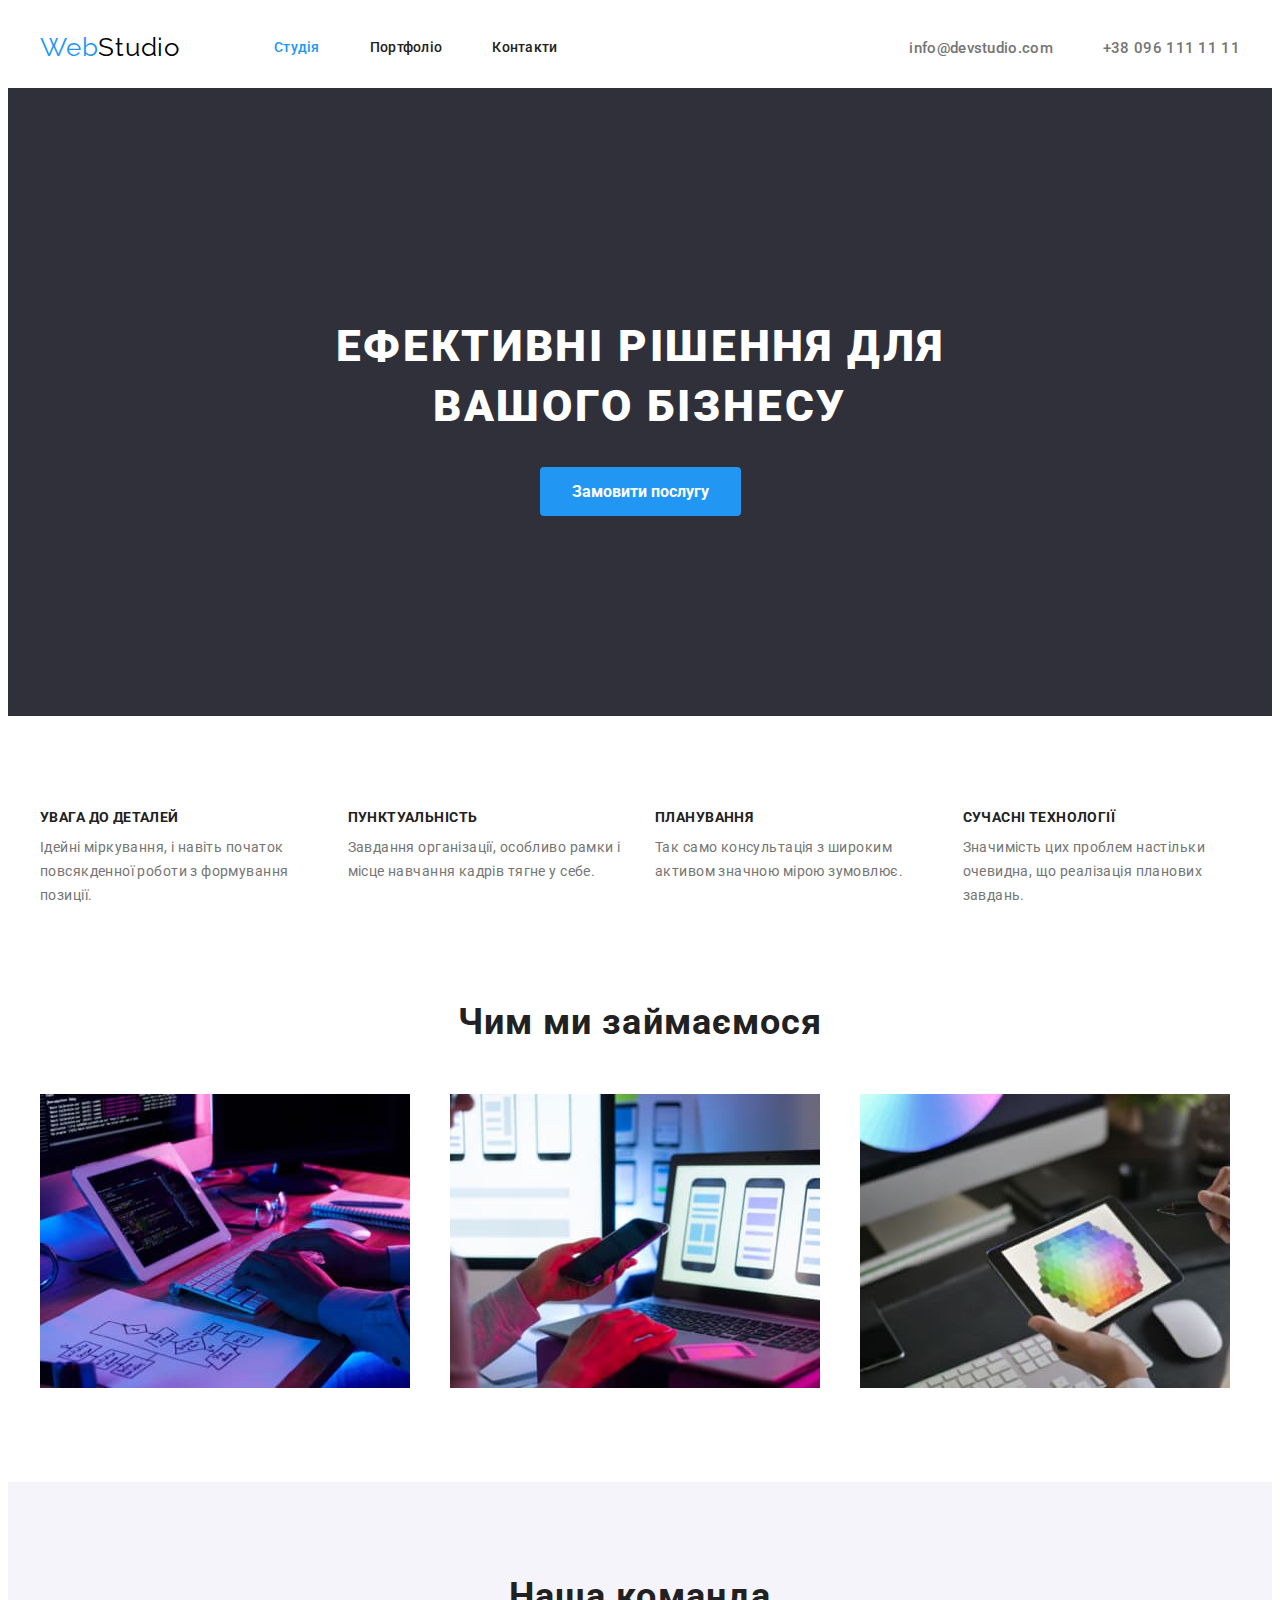
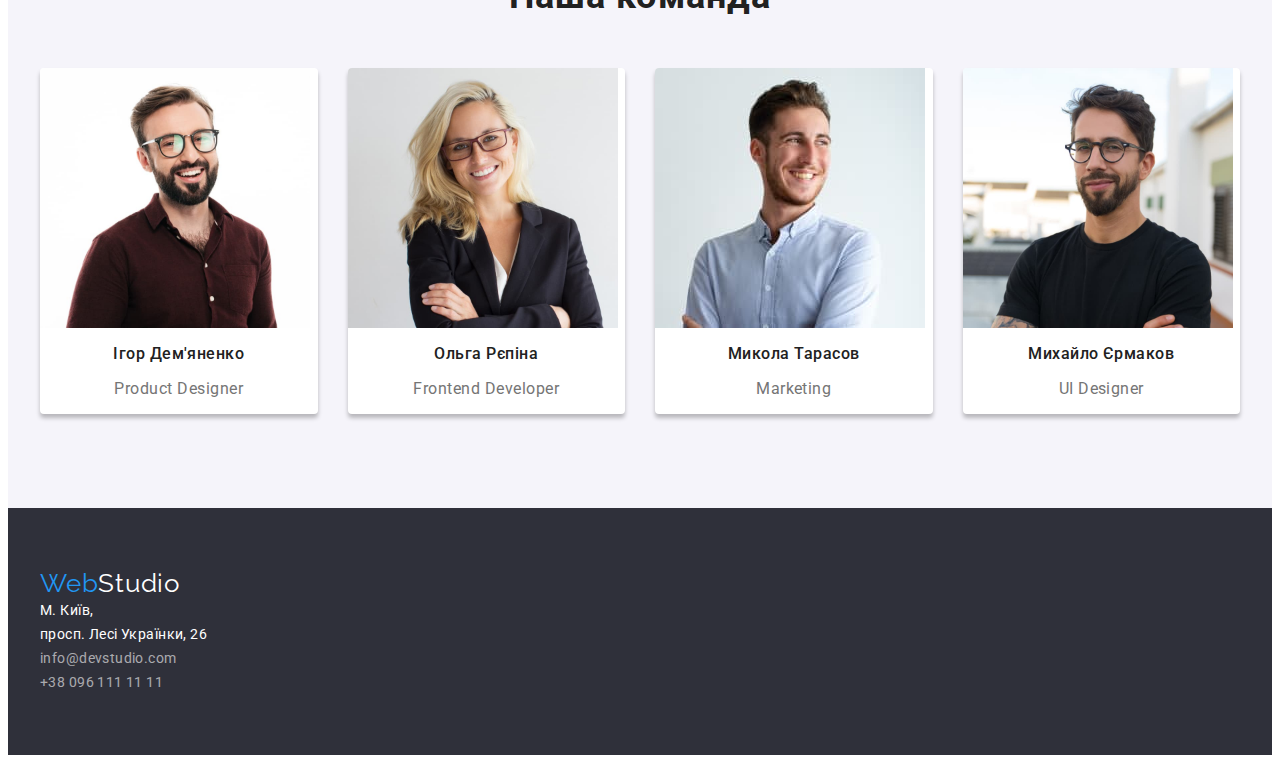
<file: index.html>
<!DOCTYPE html>
<html lang="uk">
  <head>
    <meta charset="utf-8" />
    <meta name="домашне завдання 3" content="device-width, initial-scale=1.0" />
    <title>WebStudio</title>
    <link
      href="https://fonts.googleapis.com/css2?family=Raleway:wght@700&family=Roboto:wght@400;500;700;900&display=swap"
      rel="stylesheet"
    />
    <link
      rel="stylesheet"
      href="https://cdnjs.cloudflare.com/ajax/libs/modern-normalize/1.1.0/modern-normalize.min.css"
      integrity="sha512-wpPYUAdjBVSE4KJnH1VR1HeZfpl1ub8YT/NKx4PuQ5NmX2tKuGu6U/JRp5y+Y8XG2tV+wKQpNHVUX03MfMFn9Q=="
      crossorigin="anonymous"
      referrerpolicy="no-referrer"
    />
    <link rel="stylesheet" href="./mystyles/styles.css" />
  </head>
  <body>
    <!-- шапка сайту -->
    <header>
      <div class="container">
        <div class="flex-container">
          <a href="index.html" class="logo"
            >Web<span style="color: #000">Studio</span></a
          >
          <nav>
            <ul class="site-nav list">
              <li class="item">
                <a href="index.html" class="link current">Студія</a>
              </li>
              <li class="item">
                <a href="portfolio.html" class="link">Портфоліо</a>
              </li>
              <li class="item"><a href="" class="link">Контакти</a></li>
            </ul>
          </nav>
          <ul class="header-address list">
            <li class="item">
              <a href="mailto:info@devstudio.com" class="link"
                >info@devstudio.com</a
              >
            </li>
            <li class="item">
              <a href="tel:+380961111111" class="link">+38 096 111 11 11</a>
            </li>
          </ul>
        </div>
      </div>
    </header>
    <main>
      <!-- hero section -->
      <section class="hero">
        <h1 class="hero-title">ЕФЕКТИВНІ РІШЕННЯ ДЛЯ<br />ВАШОГО БІЗНЕСУ</h1>
        <button>Замовити послугу</button>
      </section>
      <!-- why we section -->
      <section class="why-we container section">
        <h2 class="visually-hidden">Наші переваги</h2>
        <ul class="list flex-container">
          <li class="item">
            <h3>УВАГА ДО ДЕТАЛЕЙ</h3>
            <p>
              Ідейні міркування, і навіть початок повсякденної роботи з
              формування позиції.
            </p>
          </li>
          <li class="item">
            <h3>ПУНКТУАЛЬНІСТЬ</h3>
            <p>
              Завдання організації, особливо рамки і місце навчання кадрів тягне
              у себе.
            </p>
          </li>
          <li class="item">
            <h3>ПЛАНУВАННЯ</h3>
            <p>
              Так само консультація з широким активом значною мірою зумовлює.
            </p>
          </li>
          <li class="item">
            <h3>СУЧАСНІ ТЕХНОЛОГІЇ</h3>
            <p>
              Значимість цих проблем настільки очевидна, що реалізація планових
              завдань.
            </p>
          </li>
        </ul>
      </section>
      <!-- what we do section-->
      <section class="what-we-do container section">
        <h2>Чим ми займаємося</h2>
        <ul class="list flex-container">
          <li class="item">
            <img
              src="./images/what-we-do-1.jpg"
              alt="Фото комп'ютера"
              width="370"
              height="274"
            />
          </li>
          <li class="item">
            <img
              src="./images/what-we-do-2.jpg"
              alt="Сучасні технології"
              width="370"
              height="274"
            />
          </li>
          <li class="item">
            <img
              src="./images/what-we-do-3.jpg"
              alt="Айтішник за роботою"
              width="370"
              height="274"
            />
          </li>
        </ul>
      </section>
      <!-- who are we section-->
      <section class="who-we-are">
        <div class="container section">
          <h2>Наша команда</h2>
          <ul class="list flex-container">
            <li class="team-member item">
              <img
                src="./images/igor-1.jpg"
                alt="Ігор Дем'яненко"
                width="270"
                height="260"
              />
              <h3>Ігор Дем'яненко</h3>
              <p lang="en">Product Designer</p>
            </li>
            <li class="team-member item">
              <img
                src="./images/olga-2.jpg"
                alt="Ольга Рєпіна"
                width="270"
                height="260"
              />
              <h3>Ольга Рєпіна</h3>
              <p lang="en">Frontend Developer</p>
            </li>
            <li class="team-member item">
              <img
                src="./images/mykola-3.jpg"
                alt="Микола Тарасов"
                width="270"
                height="260"
              />
              <h3>Микола Тарасов</h3>
              <p lang="en">Marketing</p>
            </li>
            <li class="team-member item">
              <img
                src="./images/mykhailo-4.jpg"
                alt="Михайло Єрмаков"
                width="270"
                height="260"
              />
              <h3>Михайло Єрмаков</h3>
              <p lang="en">UI Designer</p>
            </li>
          </ul>
        </div>
      </section>
    </main>
    <!-- footer -->
    <footer>
      <div class="container">
        <a href="index.html" class="logo"
          >Web<span style="color: #fff">Studio</span></a
        >
        <ul class="bottom-address list">
          <li>
            <a
              href="https://goo.gl/maps/deZjhRoP4em1tksg8"
              target="_blank"
              rel="noopener noreferrer nofollow"
              class="link"
              >М. Київ,<br />просп. Лесі Українки, 26</a
            >
          </li>
          <li>
            <a href="mailto:info@devstudio.com" class="link">
              <span style="color: rgba(255, 255, 255, 0.6)"
                >info@devstudio.com</span
              ></a
            >
          </li>
          <li>
            <a href="tel:+380961111111" class="link">
              <span style="color: rgba(255, 255, 255, 0.6)"
                >+38 096 111 11 11</span
              ></a
            >
          </li>
        </ul>
      </div>
    </footer>
  </body>
</html>
</file>
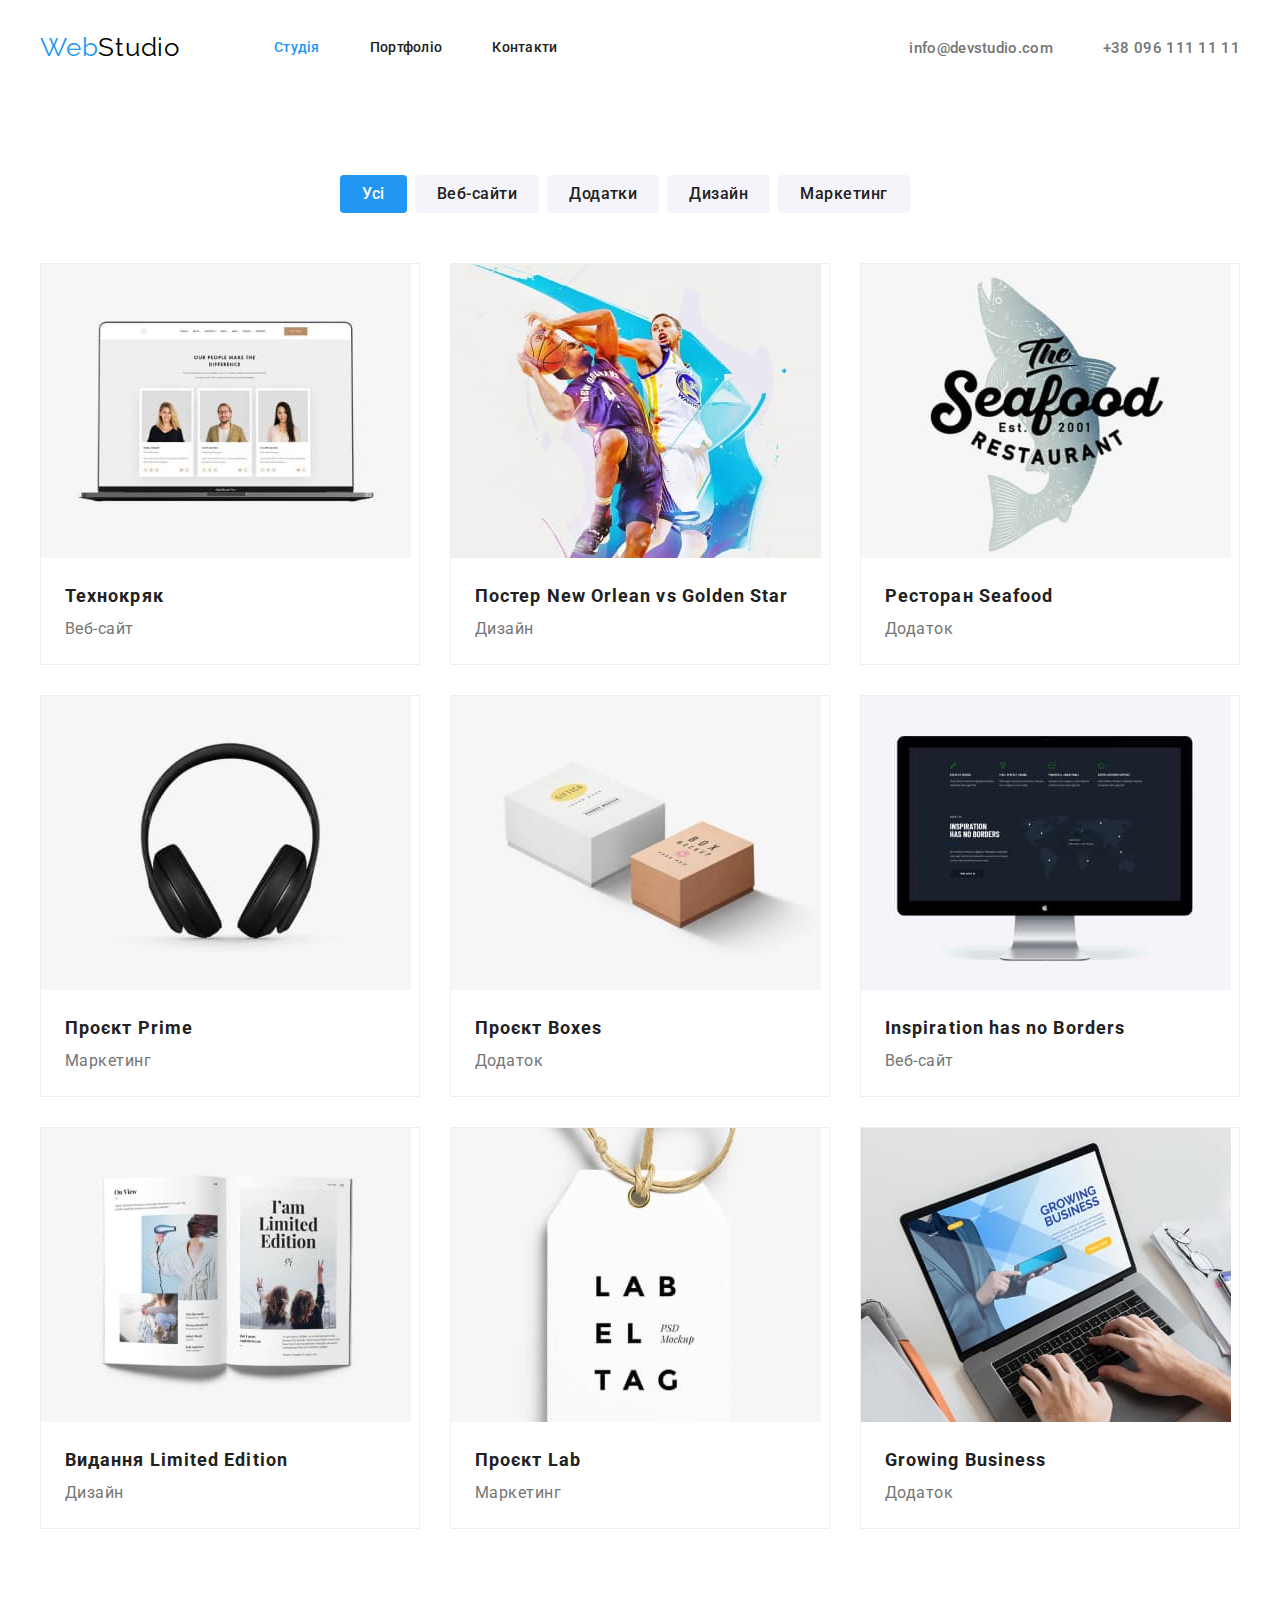
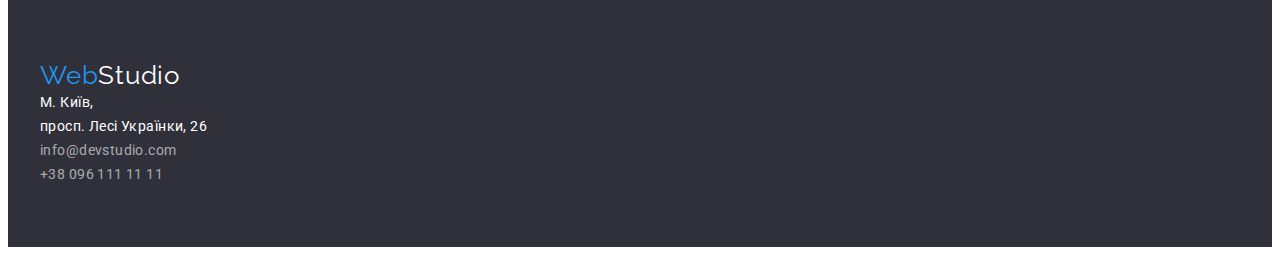
<file: portfolio.html>
<!DOCTYPE html>
<html lang="uk">
  <head>
    <meta charset="utf-8" />
    <meta name="домашне завдання 3" content="device-width, initial-scale=1.0" />
    <title>Portfolio</title>
    <link
      href="https://fonts.googleapis.com/css2?family=Raleway:wght@700&family=Roboto:wght@400;500;700;900&display=swap"
      rel="stylesheet"
    />
    <link
      rel="stylesheet"
      href="https://cdnjs.cloudflare.com/ajax/libs/modern-normalize/1.1.0/modern-normalize.min.css"
      integrity="sha512-wpPYUAdjBVSE4KJnH1VR1HeZfpl1ub8YT/NKx4PuQ5NmX2tKuGu6U/JRp5y+Y8XG2tV+wKQpNHVUX03MfMFn9Q=="
      crossorigin="anonymous"
      referrerpolicy="no-referrer"
    />
    <link rel="stylesheet" href="./mystyles/styles.css" />
  </head>
  <body>
    <!-- шапка сайту -->
    <header>
      <div class="container">
        <div class="flex-container">
          <a href="index.html" class="logo"
            >Web<span style="color: #000">Studio</span></a
          >
          <nav>
            <ul class="site-nav list">
              <li class="item">
                <a href="index.html" class="link current">Студія</a>
              </li>
              <li class="item">
                <a href="portfolio.html" class="link">Портфоліо</a>
              </li>
              <li class="item"><a href="" class="link">Контакти</a></li>
            </ul>
          </nav>
          <ul class="header-address list">
            <li class="item">
              <a href="mailto:info@devstudio.com" class="link"
                >info@devstudio.com</a
              >
            </li>
            <li class="item">
              <a href="tel:+380961111111" class="link">+38 096 111 11 11</a>
            </li>
          </ul>
        </div>
      </div>
    </header>
    <main>
      <!-- hero section -->
      <section class="portfolio container section-portfolio-page">
        <h1 class="visually-hidden">Growing business</h1>
        <!-- filters links-->
        <ul class="list flex-container filters">
          <li><button class="link current">Усі</button></li>
          <li><button class="link">Веб-сайти</button></li>
          <li><button class="link">Додатки</button></li>
          <li><button class="link">Дизайн</button></li>
          <li><button class="link">Маркетинг</button></li>
        </ul>

        <ul class="list flex-container">
          <li class="item">
            <a href="">
              <article class="card">
                <img src="./images/project-1.jpg" alt="Технокряк" />
                <div class="card-content">
                  <h3>Технокряк</h3>
                  <p>Веб-сайт</p>
                </div>
              </article>
            </a>
          </li>
          <li class="item">
            <a href="">
              <article class="card">
                <img src="./images/project-2.jpg" alt="Спортсмени" />
                <div class="card-content">
                  <h3>
                    Постер <span lang="en">New Orlean vs Golden Star</span>
                  </h3>
                  <p>Дизайн</p>
                </div>
              </article>
            </a>
          </li>
          <li class="item">
            <a href="">
              <article class="card">
                <img src="./images/project-3.jpg" alt="Реклама ресторану" />
                <div class="card-content">
                  <h3>Ресторан <span lang="en">Seafood</span></h3>
                  <p>Додаток</p>
                </div>
              </article>
            </a>
          </li>
          <li class="item">
            <a href="">
              <article class="card">
                <img src="./images/project-4.jpg" alt="Навушники" />
                <div class="card-content">
                  <h3>Проєкт <span lang="en">Prime</span></h3>
                  <p>Маркетинг</p>
                </div>
              </article>
            </a>
          </li>
          <li class="item">
            <a href="">
              <article class="card">
                <img src="./images/project-5.jpg" alt="Коробки виконані в 3D" />
                <div class="card-content">
                  <h3>Проєкт <span lang="en">Boxes</span></h3>
                  <p>Додаток</p>
                </div>
              </article>
            </a>
          </li>
          <li class="item">
            <a href="">
              <article class="card">
                <img src="./images/project-6.jpg" alt="Монітор" />
                <div class="card-content">
                  <h3 lang="en">Inspiration has no Borders</h3>
                  <p>Веб-сайт</p>
                </div>
              </article>
            </a>
          </li>
          <li class="item">
            <a href="">
              <article class="card">
                <img src="./images/project-7.jpg" alt="Буклєт" />
                <div class="card-content">
                  <h3>Видання <span lang="en">Limited Edition</span></h3>
                  <p>Дизайн</p>
                </div>
              </article>
            </a>
          </li>
          <li class="item">
            <a href="">
              <article class="card">
                <img src="./images/project-8.jpg" alt="Проект по маркетингу" />
                <div class="card-content">
                  <h3>Проєкт <span lang="en">Lab</span></h3>
                  <p>Маркетинг</p>
                </div>
              </article>
            </a>
          </li>
          <li class="item">
            <a href="">
              <article class="card">
                <img
                  src="./images/project-9.jpg"
                  alt="Комп'ютер з встановленим додатком"
                />
                <div class="card-content">
                  <h3 lang="en">Growing Business</h3>
                  <p>Додаток</p>
                </div>
              </article>
            </a>
          </li>
        </ul>
      </section>
    </main>
    <!-- footer -->
    <footer>
      <div class="container">
        <a href="index.html" class="logo"
          >Web<span style="color: #fff">Studio</span></a
        >
        <ul class="bottom-address list">
          <li>
            <a
              href="https://goo.gl/maps/deZjhRoP4em1tksg8"
              target="_blank"
              rel="noopener noreferrer nofollow"
              class="link"
              >М. Київ,<br />просп. Лесі Українки, 26</a
            >
          </li>
          <li>
            <a href="mailto:info@devstudio.com" class="link">
              <span style="color: rgba(255, 255, 255, 0.6)"
                >info@devstudio.com</span
              ></a
            >
          </li>
          <li>
            <a href="tel:+380961111111" class="link">
              <span style="color: rgba(255, 255, 255, 0.6)"
                >+38 096 111 11 11</span
              ></a
            >
          </li>
        </ul>
      </div>
    </footer>
  </body>
</html>
</file>
<file: mystyles/styles.css>
/* background color #F5F5F5 */
/* logo header: black #000000 blue #2196F3 */
/*logo background: white #FFFFFF    blue #2196F3 */
/* nav active color #2196F3 */
/* main text color (p) #757575 */
/* h2, filter links  #212121 */
/* button text color #FFFFFF */
/* Bg color main page #2F303A */
/* sections background #F5F4FA */

:root {
  --primary-text-color: #757575;
  --title-and-nav-text-color: #212121;
  --accent-color: #2196f3;
  --primary-background-color: #f5f4fa;
  --button-text-color: #fff;
  --background-header-footer-color: #2f303a;
  --background-color: #fff;
  --filter-unactive-background: #f5f4fa;
  --button-hover-color: #188ce8;
  --card-set-gap: 30px;
  --card-shadow: 0px 4px 4px rgba(0, 0, 0, 0.25);
}
body {
  background-color: var(--background-color);
  color: var(--primary-text-color);
  font-family: "Roboto", sans-serif;
}
.list {
  list-style: none;
  padding: 0;
  margin: 0;
}
footer {
  background-color: var(--background-header-footer-color);
  padding-top: 60px;
  padding-bottom: 60px;
}
.hero {
  text-align: center;
  background-color: var(--background-header-footer-color);
  padding: 200px 0;
  margin-bottom: 94px;
}
.hero-title {
  color: #fff;
  font-weight: 900;
  font-size: 44px;
  letter-spacing: 0.06em;
  line-height: 1.36;
}
.container {
  width: 1200px;
  padding: 0 15px;
  margin: 0 auto;
}
.flex-container {
  display: flex;
  flex-wrap: wrap;
  align-items: flex-start;
  margin-left: calc(-1 * var(--card-set-gap));
  margin-top: calc(-1 * var(--card-set-gap));
}
header .flex-container {
  align-items: center;
  margin: 0;
}
.filters {
  justify-content: center;
  gap: 8px;
  padding-bottom: 50px;
}
.section {
  padding-bottom: 94px;
}
.section-portfolio-page {
  padding-bottom: 71px;
  padding-top: 117px;
}
.logo {
  color: var(--accent-color);
  font-family: "Raleway", sans-serif;
  text-decoration: none;
  font-size: 26px;
  line-height: 1.2;
  letter-spacing: 0.03em;
  margin-right: 94px;
}
/* Site nav */
.site-nav {
  display: flex;
}
.site-nav .item:not(:last-child) {
  margin-right: 50px;
}
.site-nav .link {
  color: var(--title-and-nav-text-color);
  font-weight: 500;
  font-size: 14px;
  letter-spacing: 0.02em;
  line-height: 1.14;
  text-decoration: none;
  font-style: normal;
  display: block;
  padding: 32px 0;
}
.site-nav .link:hover,
.site-nav .link:focus,
.header-address .link:hover,
.header-address .link:focus,
.site-nav .link.current {
  color: var(--accent-color);
}
.header-address {
  display: flex;
  margin: 0 0 0 auto;
}
.header-address .item:not(:last-child) {
  margin-right: 50px;
}
.header-address .link {
  color: var(--primary-text-color);
  font-weight: 500;
  font-size: 15px;
  letter-spacing: 0.02em;
  line-height: 1.06;
  text-decoration: none;
  font-style: normal;
}
button {
  color: var(--button-text-color);
  background-color: var(--accent-color);
  font-weight: 700;
  font-size: 16px;
  font-family: inherit;
  line-height: 1.87;
  cursor: pointer;
  border: none;
  padding: 10px 32px;
  border-radius: 4px;
  /* text-align: center;*/
}
button:hover,
button:focus {
  background-color: var(--button-hover-color);
}
.visually-hidden {
  position: absolute;
  width: 1px;
  height: 1px;
  margin: -1px;
  border: 0;
  padding: 0;

  white-space: nowrap;
  clip-path: inset(100%);
  clip: rect(0 0 0 0);
  overflow: hidden;
}
.why-we h3 {
  font-weight: 700;
  font-size: 14px;
  line-height: 1.14;
  letter-spacing: 0.03em;
  color: var(--title-and-nav-text-color);
  text-transform: uppercase;
  margin: 0 0 10px 0;
}
.why-we p {
  font-weight: 400;
  font-size: 14px;
  line-height: 1.71;
  letter-spacing: 0.03em;
  color: var(--primary-text-color);
  margin: 0;
}
.why-we .item,
.who-we-are .item,
.what-we-do .item {
  flex-basis: calc(100% / 4 - var(--card-set-gap));
  margin-left: var(--card-set-gap);
  margin-top: var(--card-set-gap);
}
.what-we-do .item {
  flex-basis: calc(100% / 3 - var(--card-set-gap));
}
.who-we-are {
  background-color: var(--primary-background-color);
  text-align: center;
  padding-top: 94px;
}
.what-we-do h2,
.who-we-are h2 {
  font-weight: 700;
  font-size: 36px;
  line-height: 1.16;
  letter-spacing: 0.03em;
  color: var(--title-and-nav-text-color);
  margin-bottom: 50px;
  margin-top: 0;
  text-align: center;
}
.who-we-are h3 {
  font-weight: 500;
  font-size: 16px;
  line-height: 1.19;
  letter-spacing: 0.03em;
  color: var(--title-and-nav-text-color);
}
.who-we-are p {
  font-weight: 400;
  font-size: 16px;
  line-height: 1.19;
  letter-spacing: 0.03em;
  color: var(--primary-text-color);
}
.who-we-are .team-member {
  background-color: var(--background-color);
  box-shadow: var(--card-shadow);
  border-radius: 4px;
  overflow: hidden;
}
/* portfolio page styling */

.portfolio .link {
  color: var(--title-and-nav-text-color);
  background-color: var(--filter-unactive-background);
  padding: 6px 22px;
  font-weight: 500;
  font-size: 16px;
  letter-spacing: 0.03em;
  line-height: 1.63;
  text-decoration: none;
  font-style: normal;
  border: none;
}
.portfolio .link:hover,
.portfolio .link.current {
  color: var(--button-text-color);
  background-color: var(--accent-color);
}
.portfolio h3 {
  font-weight: 700;
  font-size: 18px;
  line-height: 2;
  letter-spacing: 0.06em;
  color: var(--title-and-nav-text-color);
  margin: 0;
}
.portfolio a {
  text-decoration: none;
}
.portfolio p {
  font-weight: 400;
  font-size: 16px;
  line-height: 1.88;
  letter-spacing: 0.03em;
  color: var(--primary-text-color);
  margin: 0;
}
.portfolio .item {
  flex-basis: calc(100% / 3 - var(--card-set-gap));
  margin-left: var(--card-set-gap);
  margin-top: var(--card-set-gap);
}
/* PORTFOLIO PAGE UPDATE port */

img {
  display: block;
  max-width: 100%;
  height: auto;
}

.card {
  border: 1px solid #eee;
}

.card-content {
  padding: 20px 24px;
}
/* footer page */

.bottom-address .link {
  color: #fff;
  font-size: 14px;
  font-weight: 400;
  line-height: 1.71;
  letter-spacing: 0.03em;
  text-decoration: none;
  font-style: normal;
}
</file>
